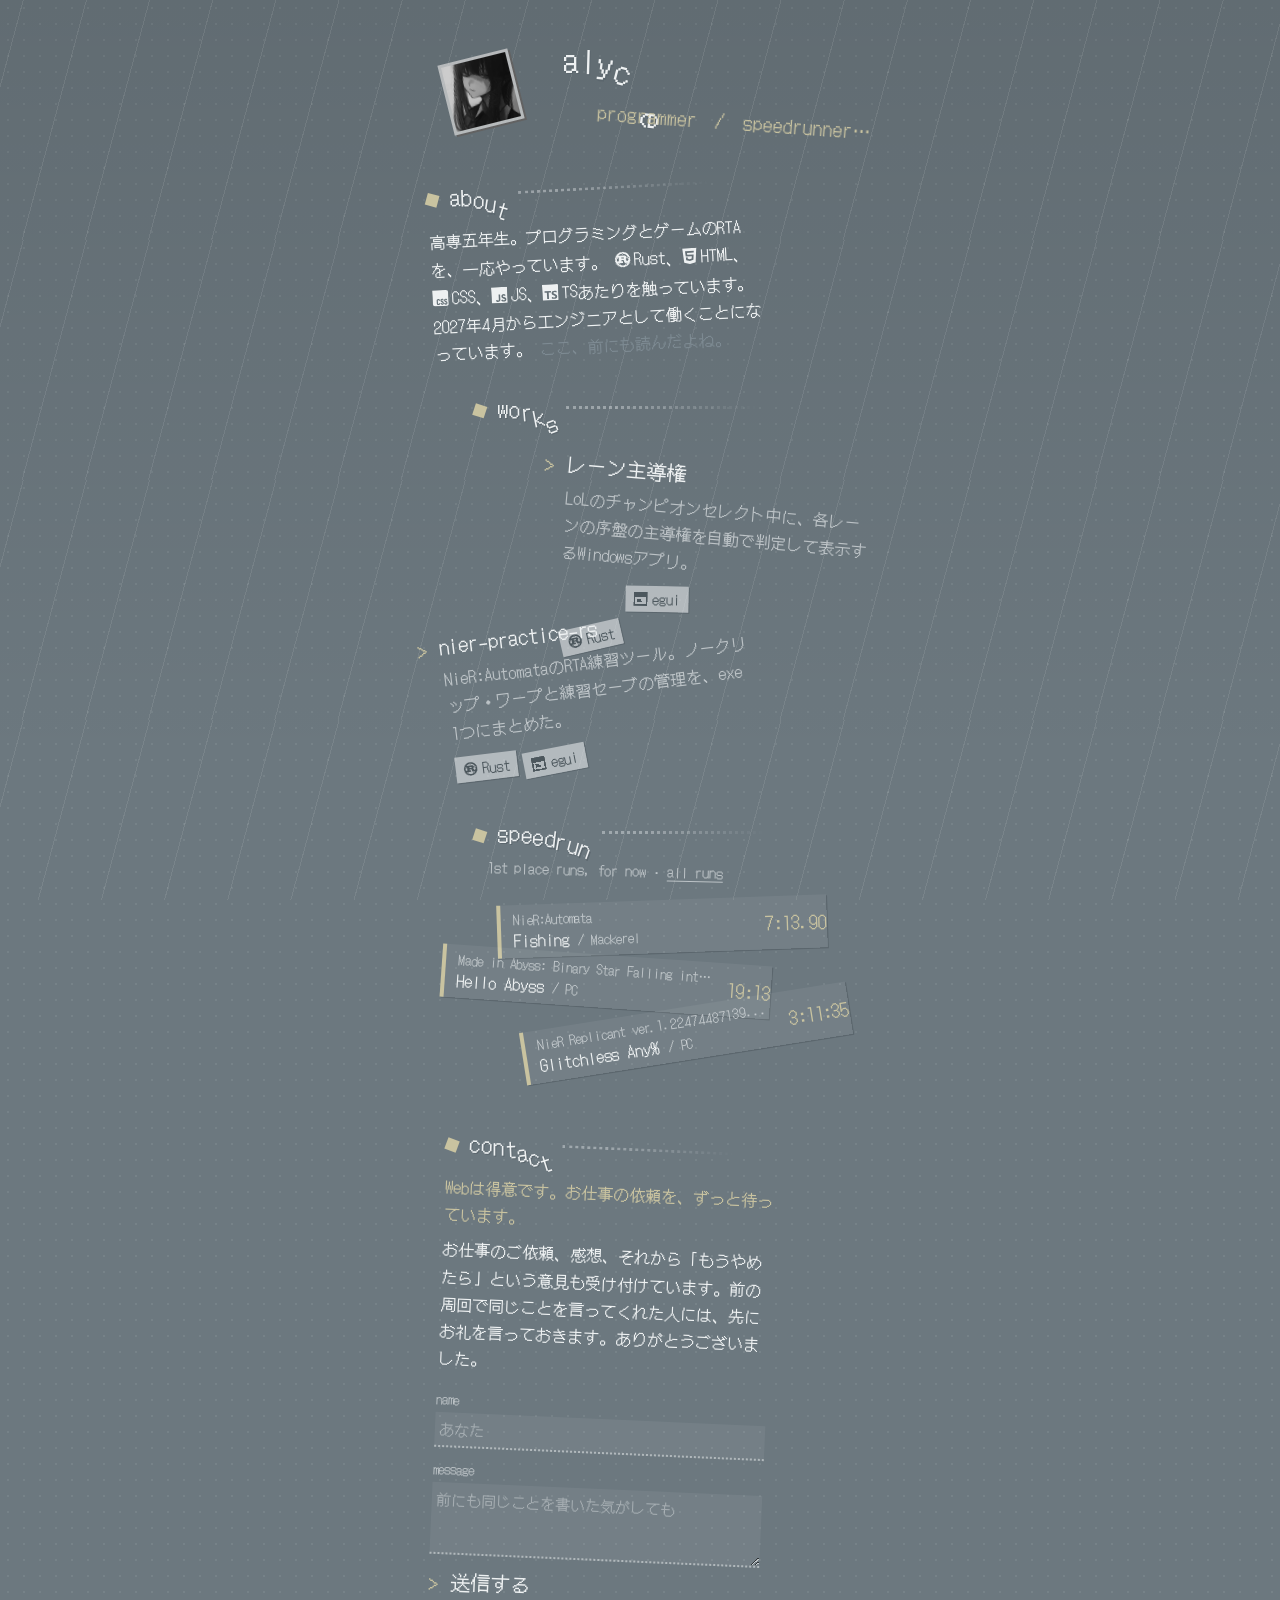
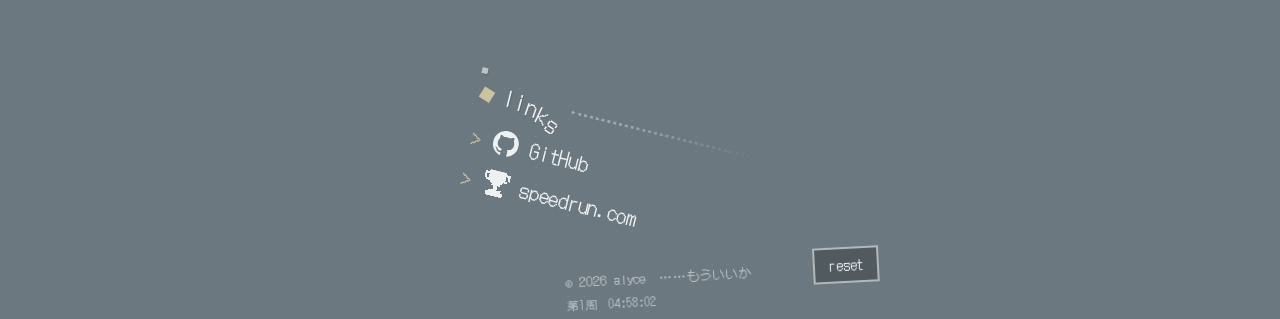
<file: index.html>
<!DOCTYPE html>
<html lang="ja">
<head>
    <meta charset="UTF-8">
    <meta name="viewport" content="width=device-width, initial-scale=1.0">
    <title>alyce</title>
    <meta name="description" content="alyce のポートフォリオ。programmer / speedrunner">

    <!-- X や Discord で URL を貼ったときのカード表示。og:url は GitHub Pages で公開したときの URL -->
    <meta property="og:type" content="website">
    <meta property="og:title" content="alyce">
    <meta property="og:description" content="programmer / speedrunner">
    <meta property="og:url" content="https://alice3589.github.io/MySite/">
    <meta name="twitter:card" content="summary">

    <link rel="icon" href="favicon.svg" type="image/svg+xml">
    <link rel="preconnect" href="https://fonts.googleapis.com">
    <link rel="preconnect" href="https://fonts.gstatic.com" crossorigin>
    <link href="https://fonts.googleapis.com/css2?family=DotGothic16&display=swap" rel="stylesheet">
    <link rel="stylesheet" href="style.css">
    <!-- 崩壊版：最初は元のレイアウトで表示し、少しすると全部が力尽きて崩れ落ちる -->
    <link rel="stylesheet" href="akirame.css">
</head>
<body>
    <main class="site">
        <header class="site-header">
            <img class="avatar" src="avatar.jpg" alt="" width="72" height="72">
            <div>
                <h1>alyce</h1>
                <p>programmer　/　speedrunner</p>
            </div>
        </header>

        <section class="section about">
            <h2>about</h2>
            <p>
                高専五年生。プログラミングとゲームのRTAを、一応やっています。
                <span class="lang"><svg class="lang-icon" viewBox="0 0 24 24" aria-hidden="true"><path d="M23.8346 11.7033l-1.0073-.6236a13.7268 13.7268 0 00-.0283-.2936l.8656-.8069a.3483.3483 0 00-.1154-.578l-1.1066-.414a8.4958 8.4958 0 00-.087-.2856l.6904-.9587a.3462.3462 0 00-.2257-.5446l-1.1663-.1894a9.3574 9.3574 0 00-.1407-.2622l.49-1.0761a.3437.3437 0 00-.0274-.3361.3486.3486 0 00-.3006-.154l-1.1845.0416a6.7444 6.7444 0 00-.1873-.2268l.2723-1.153a.3472.3472 0 00-.417-.4172l-1.1532.2724a14.0183 14.0183 0 00-.2278-.1873l.0415-1.1845a.3442.3442 0 00-.49-.328l-1.076.491c-.0872-.0476-.1742-.0952-.2623-.1407l-.1903-1.1673A.3483.3483 0 0016.256.955l-.9597.6905a8.4867 8.4867 0 00-.2855-.086l-.414-1.1066a.3483.3483 0 00-.5781-.1154l-.8069.8666a9.2936 9.2936 0 00-.2936-.0284L12.2946.1683a.3462.3462 0 00-.5892 0l-.6236 1.0073a13.7383 13.7383 0 00-.2936.0284L9.9803.3374a.3462.3462 0 00-.578.1154l-.4141 1.1065c-.0962.0274-.1903.0567-.2855.086L7.744.955a.3483.3483 0 00-.5447.2258L7.009 2.348a9.3574 9.3574 0 00-.2622.1407l-1.0762-.491a.3462.3462 0 00-.49.328l.0416 1.1845a7.9826 7.9826 0 00-.2278.1873L3.8413 3.425a.3472.3472 0 00-.4171.4171l.2713 1.1531c-.0628.075-.1255.1509-.1863.2268l-1.1845-.0415a.3462.3462 0 00-.328.49l.491 1.0761a9.167 9.167 0 00-.1407.2622l-1.1662.1894a.3483.3483 0 00-.2258.5446l.6904.9587a13.303 13.303 0 00-.087.2855l-1.1065.414a.3483.3483 0 00-.1155.5781l.8656.807a9.2936 9.2936 0 00-.0283.2935l-1.0073.6236a.3442.3442 0 000 .5892l1.0073.6236c.008.0982.0182.1964.0283.2936l-.8656.8079a.3462.3462 0 00.1155.578l1.1065.4141c.0273.0962.0567.1914.087.2855l-.6904.9587a.3452.3452 0 00.2268.5447l1.1662.1893c.0456.088.0922.1751.1408.2622l-.491 1.0762a.3462.3462 0 00.328.49l1.1834-.0415c.0618.0769.1235.1528.1873.2277l-.2713 1.1541a.3462.3462 0 00.4171.4161l1.153-.2713c.075.0638.151.1255.2279.1863l-.0415 1.1845a.3442.3442 0 00.49.327l1.0761-.49c.087.0486.1741.0951.2622.1407l.1903 1.1662a.3483.3483 0 00.5447.2268l.9587-.6904a9.299 9.299 0 00.2855.087l.414 1.1066a.3452.3452 0 00.5781.1154l.8079-.8656c.0972.0111.1954.0203.2936.0294l.6236 1.0073a.3472.3472 0 00.5892 0l.6236-1.0073c.0982-.0091.1964-.0183.2936-.0294l.8069.8656a.3483.3483 0 00.578-.1154l.4141-1.1066a8.4626 8.4626 0 00.2855-.087l.9587.6904a.3452.3452 0 00.5447-.2268l.1903-1.1662c.088-.0456.1751-.0931.2622-.1407l1.0762.49a.3472.3472 0 00.49-.327l-.0415-1.1845a6.7267 6.7267 0 00.2267-.1863l1.1531.2713a.3472.3472 0 00.4171-.416l-.2713-1.1542c.0628-.0749.1255-.1508.1863-.2278l1.1845.0415a.3442.3442 0 00.328-.49l-.49-1.076c.0475-.0872.0951-.1742.1407-.2623l1.1662-.1893a.3483.3483 0 00.2258-.5447l-.6904-.9587.087-.2855 1.1066-.414a.3462.3462 0 00.1154-.5781l-.8656-.8079c.0101-.0972.0202-.1954.0283-.2936l1.0073-.6236a.3442.3442 0 000-.5892zm-6.7413 8.3551a.7138.7138 0 01.2986-1.396.714.714 0 11-.2997 1.396zm-.3422-2.3142a.649.649 0 00-.7715.5l-.3573 1.6685c-1.1035.501-2.3285.7795-3.6193.7795a8.7368 8.7368 0 01-3.6951-.814l-.3574-1.6684a.648.648 0 00-.7714-.499l-1.473.3158a8.7216 8.7216 0 01-.7613-.898h7.1676c.081 0 .1356-.0141.1356-.088v-2.536c0-.074-.0536-.0881-.1356-.0881h-2.0966v-1.6077h2.2677c.2065 0 1.1065.0587 1.394 1.2088.0901.3533.2875 1.5044.4232 1.8729.1346.413.6833 1.2381 1.2685 1.2381h3.5716a.7492.7492 0 00.1296-.0131 8.7874 8.7874 0 01-.8119.9526zM6.8369 20.024a.714.714 0 11-.2997-1.396.714.714 0 01.2997 1.396zM4.1177 8.9972a.7137.7137 0 11-1.304.5791.7137.7137 0 011.304-.579zm-.8352 1.9813l1.5347-.6824a.65.65 0 00.33-.8585l-.3158-.7147h1.2432v5.6025H3.5669a8.7753 8.7753 0 01-.2834-3.348zm6.7343-.5437V8.7836h2.9601c.153 0 1.0792.1772 1.0792.8697 0 .575-.7107.7815-1.2948.7815zm10.7574 1.4862c0 .2187-.008.4363-.0243.651h-.9c-.09 0-.1265.0586-.1265.1477v.413c0 .973-.5487 1.1846-1.0296 1.2382-.4576.0517-.9648-.1913-1.0275-.4717-.2704-1.5186-.7198-1.8436-1.4305-2.4034.8817-.5599 1.799-1.386 1.799-2.4915 0-1.1936-.819-1.9458-1.3769-2.3153-.7825-.5163-1.6491-.6195-1.883-.6195H5.4682a8.7651 8.7651 0 014.907-2.7699l1.0974 1.151a.648.648 0 00.9182.0213l1.227-1.1743a8.7753 8.7753 0 016.0044 4.2762l-.8403 1.8982a.652.652 0 00.33.8585l1.6178.7188c.0283.2875.0425.577.0425.8717zm-9.3006-9.5993a.7128.7128 0 11.984 1.0316.7137.7137 0 01-.984-1.0316zm8.3389 6.71a.7107.7107 0 01.9395-.3625.7137.7137 0 11-.9405.3635z"/></svg>Rust</span>、<span class="lang"><svg class="lang-icon" viewBox="0 0 24 24" aria-hidden="true"><path d="M1.5 0h21l-1.91 21.563L11.977 24l-8.564-2.438L1.5 0zm7.031 9.75l-.232-2.718 10.059.003.23-2.622L5.412 4.41l.698 8.01h9.126l-.326 3.426-2.91.804-2.955-.81-.188-2.11H6.248l.33 4.171L12 19.351l5.379-1.443.744-8.157H8.531z"/></svg>HTML</span>、<span class="lang"><svg class="lang-icon" viewBox="0 0 24 24" aria-hidden="true"><path d="M0 0v20.16A3.84 3.84 0 0 0 3.84 24h16.32A3.84 3.84 0 0 0 24 20.16V3.84A3.84 3.84 0 0 0 20.16 0Zm14.256 13.08c1.56 0 2.28 1.08 2.304 2.64h-1.608c.024-.288-.048-.6-.144-.84-.096-.192-.288-.264-.552-.264-.456 0-.696.264-.696.84-.024.576.288.888.768 1.08.72.288 1.608.744 1.92 1.296q.432.648.432 1.656c0 1.608-.912 2.592-2.496 2.592-1.656 0-2.4-1.032-2.424-2.688h1.68c0 .792.264 1.176.792 1.176.264 0 .456-.072.552-.24.192-.312.24-1.176-.048-1.512-.312-.408-.912-.6-1.32-.816q-.828-.396-1.224-.936c-.24-.36-.36-.888-.36-1.536 0-1.44.936-2.472 2.424-2.448m5.4 0c1.584 0 2.304 1.08 2.328 2.64h-1.608c0-.288-.048-.6-.168-.84-.096-.192-.264-.264-.528-.264-.48 0-.72.264-.72.84s.288.888.792 1.08c.696.288 1.608.744 1.92 1.296.264.432.408.984.408 1.656.024 1.608-.888 2.592-2.472 2.592-1.68 0-2.424-1.056-2.448-2.688h1.68c0 .744.264 1.176.792 1.176.264 0 .456-.072.552-.24.216-.312.264-1.176-.048-1.512-.288-.408-.888-.6-1.32-.816-.552-.264-.96-.576-1.2-.936s-.36-.888-.36-1.536c-.024-1.44.912-2.472 2.4-2.448m-11.031.018c.711-.006 1.419.198 1.839.63.432.432.672 1.128.648 1.992H9.336c.024-.456-.096-.792-.432-.96-.312-.144-.768-.048-.888.24-.12.264-.192.576-.168.864v3.504c0 .744.264 1.128.768 1.128a.65.65 0 0 0 .552-.264c.168-.24.192-.552.168-.84h1.776c.096 1.632-.984 2.712-2.568 2.688-1.536 0-2.496-.864-2.472-2.472v-4.032c0-.816.24-1.44.696-1.848.432-.408 1.146-.624 1.857-.63"/></svg>CSS</span>、<span class="lang"><svg class="lang-icon" viewBox="0 0 24 24" aria-hidden="true"><path d="M0 0h24v24H0V0zm22.034 18.276c-.175-1.095-.888-2.015-3.003-2.873-.736-.345-1.554-.585-1.797-1.14-.091-.33-.105-.51-.046-.705.15-.646.915-.84 1.515-.66.39.12.75.42.976.9 1.034-.676 1.034-.676 1.755-1.125-.27-.42-.404-.601-.586-.78-.63-.705-1.469-1.065-2.834-1.034l-.705.089c-.676.165-1.32.525-1.71 1.005-1.14 1.291-.811 3.541.569 4.471 1.365 1.02 3.361 1.244 3.616 2.205.24 1.17-.87 1.545-1.966 1.41-.811-.18-1.26-.586-1.755-1.336l-1.83 1.051c.21.48.45.689.81 1.109 1.74 1.756 6.09 1.666 6.871-1.004.029-.09.24-.705.074-1.65l.046.067zm-8.983-7.245h-2.248c0 1.938-.009 3.864-.009 5.805 0 1.232.063 2.363-.138 2.711-.33.689-1.18.601-1.566.48-.396-.196-.597-.466-.83-.855-.063-.105-.11-.196-.127-.196l-1.825 1.125c.305.63.75 1.172 1.324 1.517.855.51 2.004.675 3.207.405.783-.226 1.458-.691 1.811-1.411.51-.93.402-2.07.397-3.346.012-2.054 0-4.109 0-6.179l.004-.056z"/></svg>JS</span>、<span class="lang"><svg class="lang-icon" viewBox="0 0 24 24" aria-hidden="true"><path d="M1.125 0C.502 0 0 .502 0 1.125v21.75C0 23.498.502 24 1.125 24h21.75c.623 0 1.125-.502 1.125-1.125V1.125C24 .502 23.498 0 22.875 0zm17.363 9.75c.612 0 1.154.037 1.627.111a6.38 6.38 0 0 1 1.306.34v2.458a3.95 3.95 0 0 0-.643-.361 5.093 5.093 0 0 0-.717-.26 5.453 5.453 0 0 0-1.426-.2c-.3 0-.573.028-.819.086a2.1 2.1 0 0 0-.623.242c-.17.104-.3.229-.393.374a.888.888 0 0 0-.14.49c0 .196.053.373.156.529.104.156.252.304.443.444s.423.276.696.41c.273.135.582.274.926.416.47.197.892.407 1.266.628.374.222.695.473.963.753.268.279.472.598.614.957.142.359.214.776.214 1.253 0 .657-.125 1.21-.373 1.656a3.033 3.033 0 0 1-1.012 1.085 4.38 4.38 0 0 1-1.487.596c-.566.12-1.163.18-1.79.18a9.916 9.916 0 0 1-1.84-.164 5.544 5.544 0 0 1-1.512-.493v-2.63a5.033 5.033 0 0 0 3.237 1.2c.333 0 .624-.03.872-.09.249-.06.456-.144.623-.25.166-.108.29-.234.373-.38a1.023 1.023 0 0 0-.074-1.089 2.12 2.12 0 0 0-.537-.5 5.597 5.597 0 0 0-.807-.444 27.72 27.72 0 0 0-1.007-.436c-.918-.383-1.602-.852-2.053-1.405-.45-.553-.676-1.222-.676-2.005 0-.614.123-1.141.369-1.582.246-.441.58-.804 1.004-1.089a4.494 4.494 0 0 1 1.47-.629 7.536 7.536 0 0 1 1.77-.201zm-15.113.188h9.563v2.166H9.506v9.646H6.789v-9.646H3.375z"/></svg>TS</span>あたりを触っています。
                2027年4月からエンジニアとして働くことになっています。
                <span class="whisper" id="whisper">ここ、前にも読んだよね。</span>
            </p>
        </section>

        <!-- TODO: 作品ごとに <li class="work"> をコピーして中身を書き換える -->
        <section class="section works">
            <h2>works</h2>
            <ul>
                <li class="work">
                    <h3><a class="menu-link" href="https://github.com/alice3589/lol-lane-priority" target="_blank" rel="noopener"><span>レーン主導権</span></a></h3>
                    <p>LoLのチャンピオンセレクト中に、各レーンの序盤の主導権を自動で判定して表示するWindowsアプリ。</p>
                    <ul class="tags">
                        <li><svg class="tag-icon" viewBox="0 0 24 24" aria-hidden="true"><path d="M23.8346 11.7033l-1.0073-.6236a13.7268 13.7268 0 00-.0283-.2936l.8656-.8069a.3483.3483 0 00-.1154-.578l-1.1066-.414a8.4958 8.4958 0 00-.087-.2856l.6904-.9587a.3462.3462 0 00-.2257-.5446l-1.1663-.1894a9.3574 9.3574 0 00-.1407-.2622l.49-1.0761a.3437.3437 0 00-.0274-.3361.3486.3486 0 00-.3006-.154l-1.1845.0416a6.7444 6.7444 0 00-.1873-.2268l.2723-1.153a.3472.3472 0 00-.417-.4172l-1.1532.2724a14.0183 14.0183 0 00-.2278-.1873l.0415-1.1845a.3442.3442 0 00-.49-.328l-1.076.491c-.0872-.0476-.1742-.0952-.2623-.1407l-.1903-1.1673A.3483.3483 0 0016.256.955l-.9597.6905a8.4867 8.4867 0 00-.2855-.086l-.414-1.1066a.3483.3483 0 00-.5781-.1154l-.8069.8666a9.2936 9.2936 0 00-.2936-.0284L12.2946.1683a.3462.3462 0 00-.5892 0l-.6236 1.0073a13.7383 13.7383 0 00-.2936.0284L9.9803.3374a.3462.3462 0 00-.578.1154l-.4141 1.1065c-.0962.0274-.1903.0567-.2855.086L7.744.955a.3483.3483 0 00-.5447.2258L7.009 2.348a9.3574 9.3574 0 00-.2622.1407l-1.0762-.491a.3462.3462 0 00-.49.328l.0416 1.1845a7.9826 7.9826 0 00-.2278.1873L3.8413 3.425a.3472.3472 0 00-.4171.4171l.2713 1.1531c-.0628.075-.1255.1509-.1863.2268l-1.1845-.0415a.3462.3462 0 00-.328.49l.491 1.0761a9.167 9.167 0 00-.1407.2622l-1.1662.1894a.3483.3483 0 00-.2258.5446l.6904.9587a13.303 13.303 0 00-.087.2855l-1.1065.414a.3483.3483 0 00-.1155.5781l.8656.807a9.2936 9.2936 0 00-.0283.2935l-1.0073.6236a.3442.3442 0 000 .5892l1.0073.6236c.008.0982.0182.1964.0283.2936l-.8656.8079a.3462.3462 0 00.1155.578l1.1065.4141c.0273.0962.0567.1914.087.2855l-.6904.9587a.3452.3452 0 00.2268.5447l1.1662.1893c.0456.088.0922.1751.1408.2622l-.491 1.0762a.3462.3462 0 00.328.49l1.1834-.0415c.0618.0769.1235.1528.1873.2277l-.2713 1.1541a.3462.3462 0 00.4171.4161l1.153-.2713c.075.0638.151.1255.2279.1863l-.0415 1.1845a.3442.3442 0 00.49.327l1.0761-.49c.087.0486.1741.0951.2622.1407l.1903 1.1662a.3483.3483 0 00.5447.2268l.9587-.6904a9.299 9.299 0 00.2855.087l.414 1.1066a.3452.3452 0 00.5781.1154l.8079-.8656c.0972.0111.1954.0203.2936.0294l.6236 1.0073a.3472.3472 0 00.5892 0l.6236-1.0073c.0982-.0091.1964-.0183.2936-.0294l.8069.8656a.3483.3483 0 00.578-.1154l.4141-1.1066a8.4626 8.4626 0 00.2855-.087l.9587.6904a.3452.3452 0 00.5447-.2268l.1903-1.1662c.088-.0456.1751-.0931.2622-.1407l1.0762.49a.3472.3472 0 00.49-.327l-.0415-1.1845a6.7267 6.7267 0 00.2267-.1863l1.1531.2713a.3472.3472 0 00.4171-.416l-.2713-1.1542c.0628-.0749.1255-.1508.1863-.2278l1.1845.0415a.3442.3442 0 00.328-.49l-.49-1.076c.0475-.0872.0951-.1742.1407-.2623l1.1662-.1893a.3483.3483 0 00.2258-.5447l-.6904-.9587.087-.2855 1.1066-.414a.3462.3462 0 00.1154-.5781l-.8656-.8079c.0101-.0972.0202-.1954.0283-.2936l1.0073-.6236a.3442.3442 0 000-.5892zm-6.7413 8.3551a.7138.7138 0 01.2986-1.396.714.714 0 11-.2997 1.396zm-.3422-2.3142a.649.649 0 00-.7715.5l-.3573 1.6685c-1.1035.501-2.3285.7795-3.6193.7795a8.7368 8.7368 0 01-3.6951-.814l-.3574-1.6684a.648.648 0 00-.7714-.499l-1.473.3158a8.7216 8.7216 0 01-.7613-.898h7.1676c.081 0 .1356-.0141.1356-.088v-2.536c0-.074-.0536-.0881-.1356-.0881h-2.0966v-1.6077h2.2677c.2065 0 1.1065.0587 1.394 1.2088.0901.3533.2875 1.5044.4232 1.8729.1346.413.6833 1.2381 1.2685 1.2381h3.5716a.7492.7492 0 00.1296-.0131 8.7874 8.7874 0 01-.8119.9526zM6.8369 20.024a.714.714 0 11-.2997-1.396.714.714 0 01.2997 1.396zM4.1177 8.9972a.7137.7137 0 11-1.304.5791.7137.7137 0 011.304-.579zm-.8352 1.9813l1.5347-.6824a.65.65 0 00.33-.8585l-.3158-.7147h1.2432v5.6025H3.5669a8.7753 8.7753 0 01-.2834-3.348zm6.7343-.5437V8.7836h2.9601c.153 0 1.0792.1772 1.0792.8697 0 .575-.7107.7815-1.2948.7815zm10.7574 1.4862c0 .2187-.008.4363-.0243.651h-.9c-.09 0-.1265.0586-.1265.1477v.413c0 .973-.5487 1.1846-1.0296 1.2382-.4576.0517-.9648-.1913-1.0275-.4717-.2704-1.5186-.7198-1.8436-1.4305-2.4034.8817-.5599 1.799-1.386 1.799-2.4915 0-1.1936-.819-1.9458-1.3769-2.3153-.7825-.5163-1.6491-.6195-1.883-.6195H5.4682a8.7651 8.7651 0 014.907-2.7699l1.0974 1.151a.648.648 0 00.9182.0213l1.227-1.1743a8.7753 8.7753 0 016.0044 4.2762l-.8403 1.8982a.652.652 0 00.33.8585l1.6178.7188c.0283.2875.0425.577.0425.8717zm-9.3006-9.5993a.7128.7128 0 11.984 1.0316.7137.7137 0 01-.984-1.0316zm8.3389 6.71a.7107.7107 0 01.9395-.3625.7137.7137 0 11-.9405.3635z"/></svg>Rust</li>
                        <li><svg class="tag-icon" viewBox="0 0 8 8" shape-rendering="crispEdges" aria-hidden="true"><path d="M0 0h8v8H0z M1 3v4h6V3z"/><rect x="2" y="4" width="2" height="1"/><rect x="2" y="5" width="3" height="1"/></svg>egui</li>
                    </ul>
                </li>
                <li class="work">
                    <h3><a class="menu-link" href="https://github.com/alice3589/nier-practice-rs" target="_blank" rel="noopener"><span>nier-practice-rs</span></a></h3>
                    <p>NieR:AutomataのRTA練習ツール。ノークリップ・ワープと練習セーブの管理を、exe 1つにまとめた。</p>
                    <ul class="tags">
                        <li><svg class="tag-icon" viewBox="0 0 24 24" aria-hidden="true"><path d="M23.8346 11.7033l-1.0073-.6236a13.7268 13.7268 0 00-.0283-.2936l.8656-.8069a.3483.3483 0 00-.1154-.578l-1.1066-.414a8.4958 8.4958 0 00-.087-.2856l.6904-.9587a.3462.3462 0 00-.2257-.5446l-1.1663-.1894a9.3574 9.3574 0 00-.1407-.2622l.49-1.0761a.3437.3437 0 00-.0274-.3361.3486.3486 0 00-.3006-.154l-1.1845.0416a6.7444 6.7444 0 00-.1873-.2268l.2723-1.153a.3472.3472 0 00-.417-.4172l-1.1532.2724a14.0183 14.0183 0 00-.2278-.1873l.0415-1.1845a.3442.3442 0 00-.49-.328l-1.076.491c-.0872-.0476-.1742-.0952-.2623-.1407l-.1903-1.1673A.3483.3483 0 0016.256.955l-.9597.6905a8.4867 8.4867 0 00-.2855-.086l-.414-1.1066a.3483.3483 0 00-.5781-.1154l-.8069.8666a9.2936 9.2936 0 00-.2936-.0284L12.2946.1683a.3462.3462 0 00-.5892 0l-.6236 1.0073a13.7383 13.7383 0 00-.2936.0284L9.9803.3374a.3462.3462 0 00-.578.1154l-.4141 1.1065c-.0962.0274-.1903.0567-.2855.086L7.744.955a.3483.3483 0 00-.5447.2258L7.009 2.348a9.3574 9.3574 0 00-.2622.1407l-1.0762-.491a.3462.3462 0 00-.49.328l.0416 1.1845a7.9826 7.9826 0 00-.2278.1873L3.8413 3.425a.3472.3472 0 00-.4171.4171l.2713 1.1531c-.0628.075-.1255.1509-.1863.2268l-1.1845-.0415a.3462.3462 0 00-.328.49l.491 1.0761a9.167 9.167 0 00-.1407.2622l-1.1662.1894a.3483.3483 0 00-.2258.5446l.6904.9587a13.303 13.303 0 00-.087.2855l-1.1065.414a.3483.3483 0 00-.1155.5781l.8656.807a9.2936 9.2936 0 00-.0283.2935l-1.0073.6236a.3442.3442 0 000 .5892l1.0073.6236c.008.0982.0182.1964.0283.2936l-.8656.8079a.3462.3462 0 00.1155.578l1.1065.4141c.0273.0962.0567.1914.087.2855l-.6904.9587a.3452.3452 0 00.2268.5447l1.1662.1893c.0456.088.0922.1751.1408.2622l-.491 1.0762a.3462.3462 0 00.328.49l1.1834-.0415c.0618.0769.1235.1528.1873.2277l-.2713 1.1541a.3462.3462 0 00.4171.4161l1.153-.2713c.075.0638.151.1255.2279.1863l-.0415 1.1845a.3442.3442 0 00.49.327l1.0761-.49c.087.0486.1741.0951.2622.1407l.1903 1.1662a.3483.3483 0 00.5447.2268l.9587-.6904a9.299 9.299 0 00.2855.087l.414 1.1066a.3452.3452 0 00.5781.1154l.8079-.8656c.0972.0111.1954.0203.2936.0294l.6236 1.0073a.3472.3472 0 00.5892 0l.6236-1.0073c.0982-.0091.1964-.0183.2936-.0294l.8069.8656a.3483.3483 0 00.578-.1154l.4141-1.1066a8.4626 8.4626 0 00.2855-.087l.9587.6904a.3452.3452 0 00.5447-.2268l.1903-1.1662c.088-.0456.1751-.0931.2622-.1407l1.0762.49a.3472.3472 0 00.49-.327l-.0415-1.1845a6.7267 6.7267 0 00.2267-.1863l1.1531.2713a.3472.3472 0 00.4171-.416l-.2713-1.1542c.0628-.0749.1255-.1508.1863-.2278l1.1845.0415a.3442.3442 0 00.328-.49l-.49-1.076c.0475-.0872.0951-.1742.1407-.2623l1.1662-.1893a.3483.3483 0 00.2258-.5447l-.6904-.9587.087-.2855 1.1066-.414a.3462.3462 0 00.1154-.5781l-.8656-.8079c.0101-.0972.0202-.1954.0283-.2936l1.0073-.6236a.3442.3442 0 000-.5892zm-6.7413 8.3551a.7138.7138 0 01.2986-1.396.714.714 0 11-.2997 1.396zm-.3422-2.3142a.649.649 0 00-.7715.5l-.3573 1.6685c-1.1035.501-2.3285.7795-3.6193.7795a8.7368 8.7368 0 01-3.6951-.814l-.3574-1.6684a.648.648 0 00-.7714-.499l-1.473.3158a8.7216 8.7216 0 01-.7613-.898h7.1676c.081 0 .1356-.0141.1356-.088v-2.536c0-.074-.0536-.0881-.1356-.0881h-2.0966v-1.6077h2.2677c.2065 0 1.1065.0587 1.394 1.2088.0901.3533.2875 1.5044.4232 1.8729.1346.413.6833 1.2381 1.2685 1.2381h3.5716a.7492.7492 0 00.1296-.0131 8.7874 8.7874 0 01-.8119.9526zM6.8369 20.024a.714.714 0 11-.2997-1.396.714.714 0 01.2997 1.396zM4.1177 8.9972a.7137.7137 0 11-1.304.5791.7137.7137 0 011.304-.579zm-.8352 1.9813l1.5347-.6824a.65.65 0 00.33-.8585l-.3158-.7147h1.2432v5.6025H3.5669a8.7753 8.7753 0 01-.2834-3.348zm6.7343-.5437V8.7836h2.9601c.153 0 1.0792.1772 1.0792.8697 0 .575-.7107.7815-1.2948.7815zm10.7574 1.4862c0 .2187-.008.4363-.0243.651h-.9c-.09 0-.1265.0586-.1265.1477v.413c0 .973-.5487 1.1846-1.0296 1.2382-.4576.0517-.9648-.1913-1.0275-.4717-.2704-1.5186-.7198-1.8436-1.4305-2.4034.8817-.5599 1.799-1.386 1.799-2.4915 0-1.1936-.819-1.9458-1.3769-2.3153-.7825-.5163-1.6491-.6195-1.883-.6195H5.4682a8.7651 8.7651 0 014.907-2.7699l1.0974 1.151a.648.648 0 00.9182.0213l1.227-1.1743a8.7753 8.7753 0 016.0044 4.2762l-.8403 1.8982a.652.652 0 00.33.8585l1.6178.7188c.0283.2875.0425.577.0425.8717zm-9.3006-9.5993a.7128.7128 0 11.984 1.0316.7137.7137 0 01-.984-1.0316zm8.3389 6.71a.7107.7107 0 01.9395-.3625.7137.7137 0 11-.9405.3635z"/></svg>Rust</li>
                        <li><svg class="tag-icon" viewBox="0 0 8 8" shape-rendering="crispEdges" aria-hidden="true"><path d="M0 0h8v8H0z M1 3v4h6V3z"/><rect x="2" y="4" width="2" height="1"/><rect x="2" y="5" width="3" height="1"/></svg>egui</li>
                    </ul>
                </li>
            </ul>
        </section>

        <!-- speedrun.com で1位の記録のうち、Made in Abyss と NieR:Automata だけを載せている（2026-10-07 時点）。順位は変わるので時々見直す -->
        <section class="section speedrun">
            <h2>speedrun</h2>
            <p class="section-note">
                1st place runs, for now ·
                <a href="https://www.speedrun.com/users/alice_3589" target="_blank" rel="noopener">all runs</a>
            </p>
            <ul class="runs">
                <li><a class="run" href="https://www.speedrun.com/na/runs/z5681e5y" target="_blank" rel="noopener">
                    <div class="run-info">
                        <p class="run-game">NieR:Automata</p>
                        <p class="run-category">Fishing <span class="run-detail">/ Mackerel</span></p>
                    </div>
                    <p class="run-time">7:13.90</p>
                </a></li>
                <li><a class="run" href="https://www.speedrun.com/made_in_abyss_bsfid/runs/z1nke6ry" target="_blank" rel="noopener">
                    <div class="run-info">
                        <p class="run-game">Made in Abyss: Binary Star Falling into Darkness</p>
                        <p class="run-category">Hello Abyss <span class="run-detail">/ PC</span></p>
                    </div>
                    <p class="run-time">19:13</p>
                </a></li>
                <li><a class="run" href="https://www.speedrun.com/ja-JP/replicant/runs/yvlo96ez" target="_blank" rel="noopener">
                    <div class="run-info">
                        <p class="run-game">NieR Replicant ver.1.22474487139...</p>
                        <p class="run-category">Glitchless Any% <span class="run-detail">/ PC</span></p>
                    </div>
                    <p class="run-time">3:11:35</p>
                </a></li>
            </ul>
        </section>

        <!-- GitHub Pages なので送信先はない。送信すると「送るのをやめた」と表示して、GitHub へ案内する -->
        <section class="section contact">
            <h2>contact</h2>
            <p class="contact-pitch">Webは得意です。お仕事の依頼を、ずっと待っています。</p>
            <p>お仕事のご依頼、感想、それから「もうやめたら」という意見も受け付けています。前の周回で同じことを言ってくれた人には、先にお礼を言っておきます。ありがとうございました。</p>
            <form class="contact-form" id="contact-form" novalidate>
                <label for="contact-name">name
                    <input id="contact-name" name="name" autocomplete="off" placeholder="あなた">
                </label>
                <label for="contact-msg">message
                    <textarea id="contact-msg" name="message" placeholder="前にも同じことを書いた気がしても"></textarea>
                </label>
                <button class="menu-link contact-send" type="submit"><span>送信する</span></button>
                <p class="contact-out" id="contact-out" role="status" aria-live="polite"></p>
            </form>
        </section>

        <section class="section links">
            <h2>links</h2>
            <ul>
                <li>
                    <a class="menu-link" href="https://github.com/alice3589" target="_blank" rel="noopener">
                        <svg class="icon" viewBox="0 0 16 16" aria-hidden="true"><path d="M8 0c4.42 0 8 3.58 8 8a8.013 8.013 0 0 1-5.45 7.59c-.4.08-.55-.17-.55-.38 0-.27.01-1.13.01-2.2 0-.75-.25-1.23-.54-1.48 1.78-.2 3.65-.88 3.65-3.95 0-.88-.31-1.59-.82-2.15.08-.2.36-1.02-.08-2.12 0 0-.67-.22-2.2.82-.64-.18-1.32-.27-2-.27-.68 0-1.36.09-2 .27-1.53-1.03-2.2-.82-2.2-.82-.44 1.1-.16 1.92-.08 2.12-.51.56-.82 1.28-.82 2.15 0 3.06 1.86 3.75 3.64 3.95-.23.2-.44.55-.51 1.07-.46.21-1.61.55-2.33-.66-.15-.24-.6-.83-1.23-.82-.67.01-.27.38.01.53.34.19.73.9.82 1.13.16.45.68 1.31 2.69.94 0 .67.01 1.3.01 1.49 0 .21-.15.45-.55.38A7.995 7.995 0 0 1 0 8c0-4.42 3.58-8 8-8Z"/></svg>
                        <span>GitHub</span>
                    </a>
                </li>
                <li>
                    <a class="menu-link" href="https://www.speedrun.com/users/alice_3589" target="_blank" rel="noopener">
                        <!-- 12x12 マスのドット絵トロフィー -->
                        <svg class="icon" viewBox="0 0 12 12" shape-rendering="crispEdges" aria-hidden="true">
                            <rect x="2" y="0" width="8" height="5"/>
                            <rect x="0" y="1" width="2" height="1"/>
                            <rect x="10" y="1" width="2" height="1"/>
                            <rect x="0" y="2" width="1" height="2"/>
                            <rect x="11" y="2" width="1" height="2"/>
                            <rect x="1" y="4" width="1" height="1"/>
                            <rect x="10" y="4" width="1" height="1"/>
                            <rect x="3" y="5" width="6" height="1"/>
                            <rect x="4" y="6" width="4" height="1"/>
                            <rect x="5" y="7" width="2" height="2"/>
                            <rect x="3" y="9" width="6" height="1"/>
                            <rect x="2" y="10" width="8" height="2"/>
                        </svg>
                        <span>speedrun.com</span>
                    </a>
                </li>
                <!-- TODO: X のアカウントがあれば、href の ID を書き換えてコメントを外す
                <li>
                    <a class="menu-link" href="https://x.com/ID" target="_blank" rel="noopener">
                        <svg class="icon" viewBox="0 0 24 24" aria-hidden="true"><path d="M18.244 2.25h3.308l-7.227 8.26 8.502 11.24H16.17l-5.214-6.817L4.99 21.75H1.68l7.73-8.835L1.254 2.25H8.08l4.713 6.231zm-1.161 17.52h1.833L7.084 4.126H5.117z"/></svg>
                        <span>X</span>
                    </a>
                </li>
                -->
            </ul>
        </section>

        <footer class="site-footer">
            <small>&copy; 2026 alyce　……もういいか</small>
            <p class="loop-info">第<span id="loop-count">1</span>周　<span id="clock">04:58:00</span></p>
            <button class="reset-button" id="reset-button" type="button">reset</button>
        </footer>
    </main>
    <script src="akirame.js"></script>
</body>
</html>
</file>
<file: style.css>
/* 色は「晴れた空と黄色」から「曇り空と色の抜けた黄色」に変えて、全部あきらめた雰囲気にしている */
:root {
  --page-bg: #7d8a92;
  --accent: #c9c3a0;
  --shadow: #5b666d;
  --content-width: 414px;
  --side-padding: 42px;
  --font-main: "DotGothic16", sans-serif;
  --text-color: #eef1f2;
  --text-sub: rgba(238, 241, 242, 0.62);
}

* {
  box-sizing: border-box;
}

html,
body {
  margin: 0;
  min-height: 100%;
}

body {
  background-color: var(--page-bg);
  background-image:
    linear-gradient(180deg, rgba(0,0,0,0.1), rgba(0,0,0,0) 40%),
    radial-gradient(rgba(255,255,255,0.07) 1.5px, transparent 1.5px);
  background-size: auto, 16px 16px;
  color: var(--text-color);
  font-family: var(--font-main);
}

/* 幅を絞ったブロックを中央に置く。中の文字は左揃えのまま */
.site {
  width: min(100%, var(--content-width));
  min-height: 100vh;
  /* スマホは 100vh だとアドレスバーの分だけ画面より高くなってスクロールが出る。
     dvh は実際に見えている高さなので、対応ブラウザではこちらが優先される */
  min-height: 100dvh;
  margin: 0 auto;
  padding: 42px var(--side-padding) 18px;
  display: flex;
  flex-direction: column;
}

.site-header {
  margin: 0 0 46px;
}

.site-header h1 {
  margin: 0;
  font-size: 32px;
  line-height: 1;
  font-weight: 400;
  letter-spacing: 0.04em;
}

.site-header p {
  margin: 14px 0 0;
  font-size: 18px;
}

/* ---------- 各セクション共通 ---------- */

.section {
  margin: 0 0 44px;
}

.section h2 {
  margin: 0 0 16px;
  font-size: 22px;
  font-weight: 400;
  letter-spacing: 0.04em;
}

.section p {
  margin: 0;
  line-height: 1.7;
}

.section ul {
  margin: 0;
  padding: 0;
  list-style: none;
}

/* ---------- 「>」カーソル付きのリンク（works と links で共用） ---------- */

/* カーソル・アイコン・文字を横一列に並べて、縦位置を中央で揃える */
.menu-link {
  display: inline-flex;
  align-items: center;
  gap: 12px;
  font-size: 20px;
  color: inherit;
  text-decoration: none;
}

/* 行頭の「>」はゲームの選択カーソルのイメージ。ホバー中だけ右にずらす */
.menu-link::before {
  content: ">";
  transition: transform 0.15s;
}

.menu-link:hover::before,
.menu-link:focus-visible::before {
  transform: translateX(4px);
}

/* 下線は文字部分だけに引く */
.menu-link:hover span,
.menu-link:focus-visible span {
  text-decoration: underline;
  text-underline-offset: 4px;
}

/* ---------- works ---------- */

.work + .work {
  margin-top: 28px;
}

.work h3 {
  margin: 0 0 6px;
  font-weight: 400;
}

/* 説明文とタグは、タイトルの「>」の分だけ右に下げて文字の頭を揃える */
.work > p,
.work .tags {
  padding-left: 24px;
}

.work > p {
  color: var(--text-sub);
}

.work .tags {
  display: flex;
  flex-wrap: wrap;
  gap: 6px;
  margin-top: 10px;
}

.work .tags li {
  padding: 2px 8px;
  border: 1px solid currentColor;
  font-size: 13px;
}

/* ---------- speedrun ---------- */

/* 見出しのすぐ下に置く小さい補足 */
.section .section-note {
  margin: -8px 0 20px;
  font-size: 14px;
  color: var(--text-sub);
}

.section-note a {
  color: inherit;
  text-underline-offset: 3px;
}

.runs li + li {
  margin-top: 10px;
}

/* 1行 = 1記録。左にゲーム名とカテゴリ、右にタイムを置く。行全体が記録ページへのリンク */
.run {
  display: flex;
  justify-content: space-between;
  align-items: center;
  gap: 16px;
  padding: 6px 0 6px 12px;
  border-left: 2px solid var(--text-sub);
  color: inherit;
  text-decoration: none;
}

.run:hover,
.run:focus-visible {
  border-left-color: var(--text-color);
  background: rgba(255, 255, 255, 0.1);
}

.run p {
  line-height: 1.4;
}

/* min-width: 0 がないと、flex の中で長いゲーム名が縮まずにはみ出す */
.run-info {
  min-width: 0;
}

/* 長いゲーム名は1行に収めて、入りきらない分は「…」で省略する */
.run-game {
  font-size: 13px;
  color: var(--text-sub);
  white-space: nowrap;
  overflow: hidden;
  text-overflow: ellipsis;
}

.run-category {
  font-size: 16px;
}

.run-detail {
  font-size: 13px;
  color: var(--text-sub);
}

/* 桁ごとの幅を揃えて、タイムが縦に並んだときにずれないようにする */
.run-time {
  font-size: 18px;
  font-variant-numeric: tabular-nums;
  white-space: nowrap;
}

/* ---------- links ---------- */

.links li + li {
  margin-top: 12px;
}

/* アイコンは文字色（currentColor）で塗るので、背景色を変えても白のまま追従する */
.links .icon {
  width: 26px;
  height: 26px;
  fill: currentColor;
  flex-shrink: 0;
}

/* ---------- footer ---------- */

/* .site が縦並びの flex なので、margin-top: auto で中身が少なくても一番下に張り付く */
.site-footer {
  margin-top: auto;
  padding-top: 24px;
  color: var(--text-sub);
}

/* ---------- スマホ：スクロールせずに1画面に収まるよう、余白と文字を詰める ---------- */

@media (max-width: 480px) {
  :root {
    --side-padding: 28px;
  }

  .site {
    padding: 26px var(--side-padding) 12px;
  }

  .site-header {
    margin-bottom: 22px;
  }

  .site-header h1 {
    font-size: 28px;
  }

  .site-header p {
    margin-top: 8px;
    font-size: 15px;
  }

  .section {
    margin-bottom: 20px;
  }

  .section h2 {
    margin-bottom: 6px;
    font-size: 18px;
  }

  /* .section p にすると speedrun の文字サイズまで上書きしてしまうので、本文だけを指定する */
  .about p,
  .work > p {
    font-size: 14px;
    line-height: 1.5;
  }

  .menu-link {
    font-size: 16px;
  }

  .work h3 {
    margin-bottom: 2px;
  }

  .work .tags {
    margin-top: 6px;
  }

  .work .tags li {
    font-size: 12px;
  }

  .section .section-note {
    margin: -4px 0 8px;
    font-size: 12px;
  }

  .runs li + li {
    margin-top: 6px;
  }

  .run {
    padding: 2px 0 2px 10px;
  }

  .run p {
    line-height: 1.3;
  }

  .run-game,
  .run-detail {
    font-size: 12px;
  }

  .run-category {
    font-size: 14px;
  }

  .run-time {
    font-size: 16px;
  }

  /* links は縦に並べず、横一列にして高さを節約する */
  .links ul {
    display: flex;
    flex-wrap: wrap;
    gap: 8px 20px;
  }

  .links li + li {
    margin-top: 0;
  }

  .links .icon {
    width: 22px;
    height: 22px;
  }

  .site-footer {
    padding-top: 12px;
    font-size: 12px;
  }
}

@media (max-width: 360px) {
  :root {
    --side-padding: 20px;
  }

  .site-header h1 {
    font-size: 26px;
  }
}

/* ---------- デザイン強化（ドット絵 + 黄色アクセント） ---------- */

/* 名前と見出しにドット絵風のずらし影 */
.site-header h1 {
  text-shadow: 3px 3px 0 var(--shadow);
}

.site-header p {
  color: var(--accent);
}

/* 見出しの前に黄色い四角、下にドット線 */
.section h2 {
  display: flex;
  align-items: center;
  gap: 10px;
  text-shadow: 2px 2px 0 var(--shadow);
}

.section h2::before {
  content: "";
  width: 12px;
  height: 12px;
  background: var(--accent);
  box-shadow: 2px 2px 0 var(--shadow);
}

.section h2::after {
  content: "";
  flex: 1;
  border-top: 3px dotted rgba(255, 255, 255, 0.55);
}

/* リンクのカーソルとホバー色 */
.menu-link::before {
  color: var(--accent);
}

.menu-link:hover,
.menu-link:focus-visible {
  color: var(--accent);
}

/* タグはドット枠の白カード風 */
.work .tags li {
  border: 0;
  background: rgba(255, 255, 255, 0.92);
  color: #1f6d94;
  box-shadow: 2px 2px 0 var(--shadow);
}

/* speedrun の行はカード化、タイムを黄色に */
.run {
  border-left: 4px solid var(--accent);
  background: rgba(255, 255, 255, 0.12);
  box-shadow: 3px 3px 0 var(--shadow);
}

.run:hover,
.run:focus-visible {
  border-left-color: var(--accent);
  background: rgba(255, 255, 255, 0.22);
}

.run-time {
  color: var(--accent);
}

/* 「>」を点滅させる(動きを減らす設定の人は止める) */
@media (prefers-reduced-motion: no-preference) {
  .site-header p::after {
    content: "_";
    animation: blink 1s steps(1) infinite;
  }

  @keyframes blink {
    50% { opacity: 0; }
  }
}

/* タグの頭に付ける小さいロゴ。文字色で塗る */
.work .tags li {
  display: inline-flex;
  align-items: center;
  gap: 5px;
  padding: 3px 8px;
  font-size: 14px;
}

.tag-icon {
  width: 14px;
  height: 14px;
  fill: currentColor;
  flex-shrink: 0;
}

/* ---------- 名前の横のアイコン ---------- */

.site-header {
  display: flex;
  align-items: center;
  gap: 16px;
}

/* 白い枠とずらし影で、見出しと同じドット絵っぽさに揃える */
.avatar {
  width: 72px;
  height: 72px;
  flex-shrink: 0;
  border: 3px solid var(--text-color);
  box-shadow: 4px 4px 0 var(--shadow);
  object-fit: cover;
}

/* アイコンの分だけ横幅が狭くなるので、肩書きが2行に折り返さないようにする */
.site-header p {
  white-space: nowrap;
}

@media (max-width: 480px) {
  .site-header {
    gap: 12px;
  }

  .avatar {
    width: 56px;
    height: 56px;
  }
}

/* ---------- about の言語名に付けるアイコン ---------- */

/* アイコンと名前が行の途中で離れないよう、ひとまとまりにする */
.lang {
  display: inline-flex;
  align-items: center;
  gap: 3px;
  white-space: nowrap;
}

.lang-icon {
  width: 1em;
  height: 1em;
  fill: currentColor;
  flex-shrink: 0;
}

/* ---------- あきらめモード（曇り空・力尽きた飾り） ---------- */

/* 細い雨を斜めに降らせる。クリックの邪魔にならないよう pointer-events は切る */
body::before {
  content: "";
  position: fixed;
  inset: 0;
  pointer-events: none;
  opacity: 0.18;
  background-image: repeating-linear-gradient(
    105deg,
    transparent 0 22px,
    rgba(255, 255, 255, 0.5) 22px 23px,
    transparent 23px 61px
  );
  background-size: 100% 240px;
}

@media (prefers-reduced-motion: no-preference) {
  body::before {
    animation: rain 1.6s linear infinite;
  }

  @keyframes rain {
    to { background-position: -64px 240px; }
  }

  /* 点滅していた「_」は、ゆっくり消えては戻る「…」にする */
  .site-header p::after {
    content: "…";
    animation: sigh 4s ease-in-out infinite;
  }

  @keyframes sigh {
    0%, 100% { opacity: 0.8; }
    50% { opacity: 0.1; }
  }
}

/* ずらし影は1pxに縮めて、元気のない立体感にする */
.site-header h1 {
  text-shadow: 1px 1px 0 var(--shadow);
}

.section h2 {
  text-shadow: 1px 1px 0 var(--shadow);
}

/* 見出しの四角は傾いてずり落ち、ドット線は途中で力尽きて消える */
.section h2::before {
  box-shadow: none;
  transform: rotate(18deg) translateY(4px);
}

.section h2::after {
  border-top-color: rgba(238, 241, 242, 0.4);
  -webkit-mask-image: linear-gradient(90deg, #000 20%, transparent 80%);
  mask-image: linear-gradient(90deg, #000 20%, transparent 80%);
}

/* 「>」はホバーしても前に進まず、下にうなだれる */
.menu-link:hover::before,
.menu-link:focus-visible::before {
  transform: translate(1px, 3px) rotate(25deg);
}

/* タグは色を抜いて、2つ目は少し傾いて落ちかけている */
.work .tags li {
  background: rgba(238, 241, 242, 0.55);
  color: #4c575d;
  box-shadow: 1px 1px 0 var(--shadow);
}

.work .tags li:nth-child(2) {
  transform: rotate(-4deg) translateY(2px);
}

.run {
  background: rgba(255, 255, 255, 0.06);
  box-shadow: 1px 1px 0 var(--shadow);
}

.run:hover,
.run:focus-visible {
  background: rgba(255, 255, 255, 0.12);
}

/* アイコンは白黒にして少し沈ませる */
.avatar {
  border-color: rgba(238, 241, 242, 0.7);
  box-shadow: 2px 2px 0 var(--shadow);
  filter: grayscale(1) contrast(0.9) brightness(0.95);
}
</file>
<file: akirame.css>
/* ---------- 崩れる用 ---------- */

/* はみ出しても横スクロールさせない */
html,
body {
  overflow-x: clip;
}

/* スマホはずれる量を半分に */
:root {
  --k: 1;
}

@media (max-width: 480px) {
  :root {
    --k: 0.5;
  }
}

/* 崩れたら少し暗くする */
body {
  transition: background-color 3s ease;
}

body.collapsed {
  background-color: #6c787f;
}

/* .slump は akirame.js が付ける */
.slump {
  transition: transform 1.2s cubic-bezier(0.6, 0.04, 0.4, 1.35) var(--d, 0s);
}

.collapsed .slump {
  transform:
    translate(calc(var(--tx, 0px) * var(--k)), calc(var(--ty, 0px) * var(--k)))
    rotate(var(--r, 0deg));
}

/* ホバーすると少し起き上がる */
.collapsed .slump.lift:hover,
.collapsed .slump.lift:focus-within {
  transition-delay: 0s;
  transition-duration: 0.5s;
  transform:
    translate(calc(var(--tx, 0px) * var(--k) * 0.4), calc(var(--ty, 0px) * var(--k) * 0.4))
    rotate(calc(var(--r, 0deg) * 0.3));
}

/* 見出しの1文字ずつ */
.letters {
  display: inline-flex;
}

.letters span {
  display: inline-block;
  white-space: pre;
}

/* linksは左上の釘で止まってる */
.links.slump {
  transform-origin: 8px 8px;
}

.links h2 {
  position: relative;
}

.links h2 .nail {
  position: absolute;
  left: -6px;
  top: -6px;
  width: 6px;
  height: 6px;
  background: var(--text-sub);
  box-shadow: 1px 1px 0 var(--shadow);
}

@media (prefers-reduced-motion: reduce) {
  .slump,
  body {
    transition: none;
  }
}

/* ---------- contact ---------- */

.contact-form {
  display: grid;
  gap: 12px;
  margin-top: 18px;
}

.contact-form label {
  display: grid;
  gap: 4px;
  font-size: 13px;
  color: var(--text-sub);
}

/* 入力欄は下線だけ */
.contact-form input,
.contact-form textarea {
  font: inherit;
  font-size: 15px;
  color: var(--text-color);
  background: rgba(255, 255, 255, 0.06);
  border: 0;
  border-bottom: 2px dotted rgba(238, 241, 242, 0.5);
  border-radius: 0;
  padding: 6px 4px;
}

.contact-form textarea {
  min-height: 72px;
  resize: vertical;
}

.contact-form ::placeholder {
  color: rgba(238, 241, 242, 0.4);
}

.contact-form input:focus-visible,
.contact-form textarea:focus-visible {
  outline: 2px dotted var(--accent);
  outline-offset: 2px;
}

/* 送信ボタンはリンクと同じ見た目に */
.contact-send {
  justify-self: start;
  padding: 0;
  border: 0;
  background: none;
  font-family: inherit;
  cursor: pointer;
}

.section .contact-out {
  min-height: 1.7em;
  font-size: 13px;
  color: var(--text-sub);
}

.contact-out a {
  color: inherit;
  text-underline-offset: 3px;
}

/* 依頼待ちの一文だけ色を付ける */
.section .contact-pitch {
  margin-bottom: 8px;
  color: var(--accent);
}

/* ---------- リセットボタンと周回数 ---------- */

.loop-info {
  margin: 4px 0 0;
  font-size: 12px;
  font-variant-numeric: tabular-nums;
}

.reset-button {
  position: fixed;
  right: 16px;
  bottom: 16px;
  font: inherit;
  font-size: 14px;
  color: var(--text-color);
  background: rgba(0, 0, 0, 0.25);
  border: 2px solid var(--text-sub);
  padding: 6px 14px;
  cursor: pointer;
}

.reset-button:hover,
.reset-button:focus-visible {
  color: var(--accent);
  border-color: var(--accent);
}

/* リセット中は素早く元に戻す */
.resetting .slump {
  transition-duration: 0.4s;
  transition-delay: 0s;
}

/* ---------- リセットを重ねるほど壊れていく ---------- */

/* 背景と同じ色の文字。ドラッグで選択すると読める */
.whisper {
  color: var(--page-bg);
}

.about-extra {
  margin-bottom: 8px;
  color: var(--accent);
}

/* 周回が進むほど色が抜ける。--decay は akirame.js が入れる */
.site {
  filter: saturate(calc(1 - var(--decay, 0) * 0.07));
}

.contact-out .reverse {
  display: block;
  margin-top: 4px;
  color: var(--accent);
}

/* ---------- アイコンも壊れていく ---------- */

.avatar-box {
  position: relative;
  display: block;
  flex-shrink: 0;
  line-height: 0;
}

.avatar-box canvas {
  position: absolute;
  inset: 0;
  width: 100%;
  height: 100%;
  pointer-events: none;
}

/* 周回が進むほど暗く、粗く、ぼやける */
.avatar {
  filter: grayscale(1) contrast(calc(0.9 + var(--decay, 0) * 0.12)) brightness(calc(0.95 - var(--decay, 0) * 0.05)) blur(calc(var(--decay, 0) * 0.3px));
}
</file>
